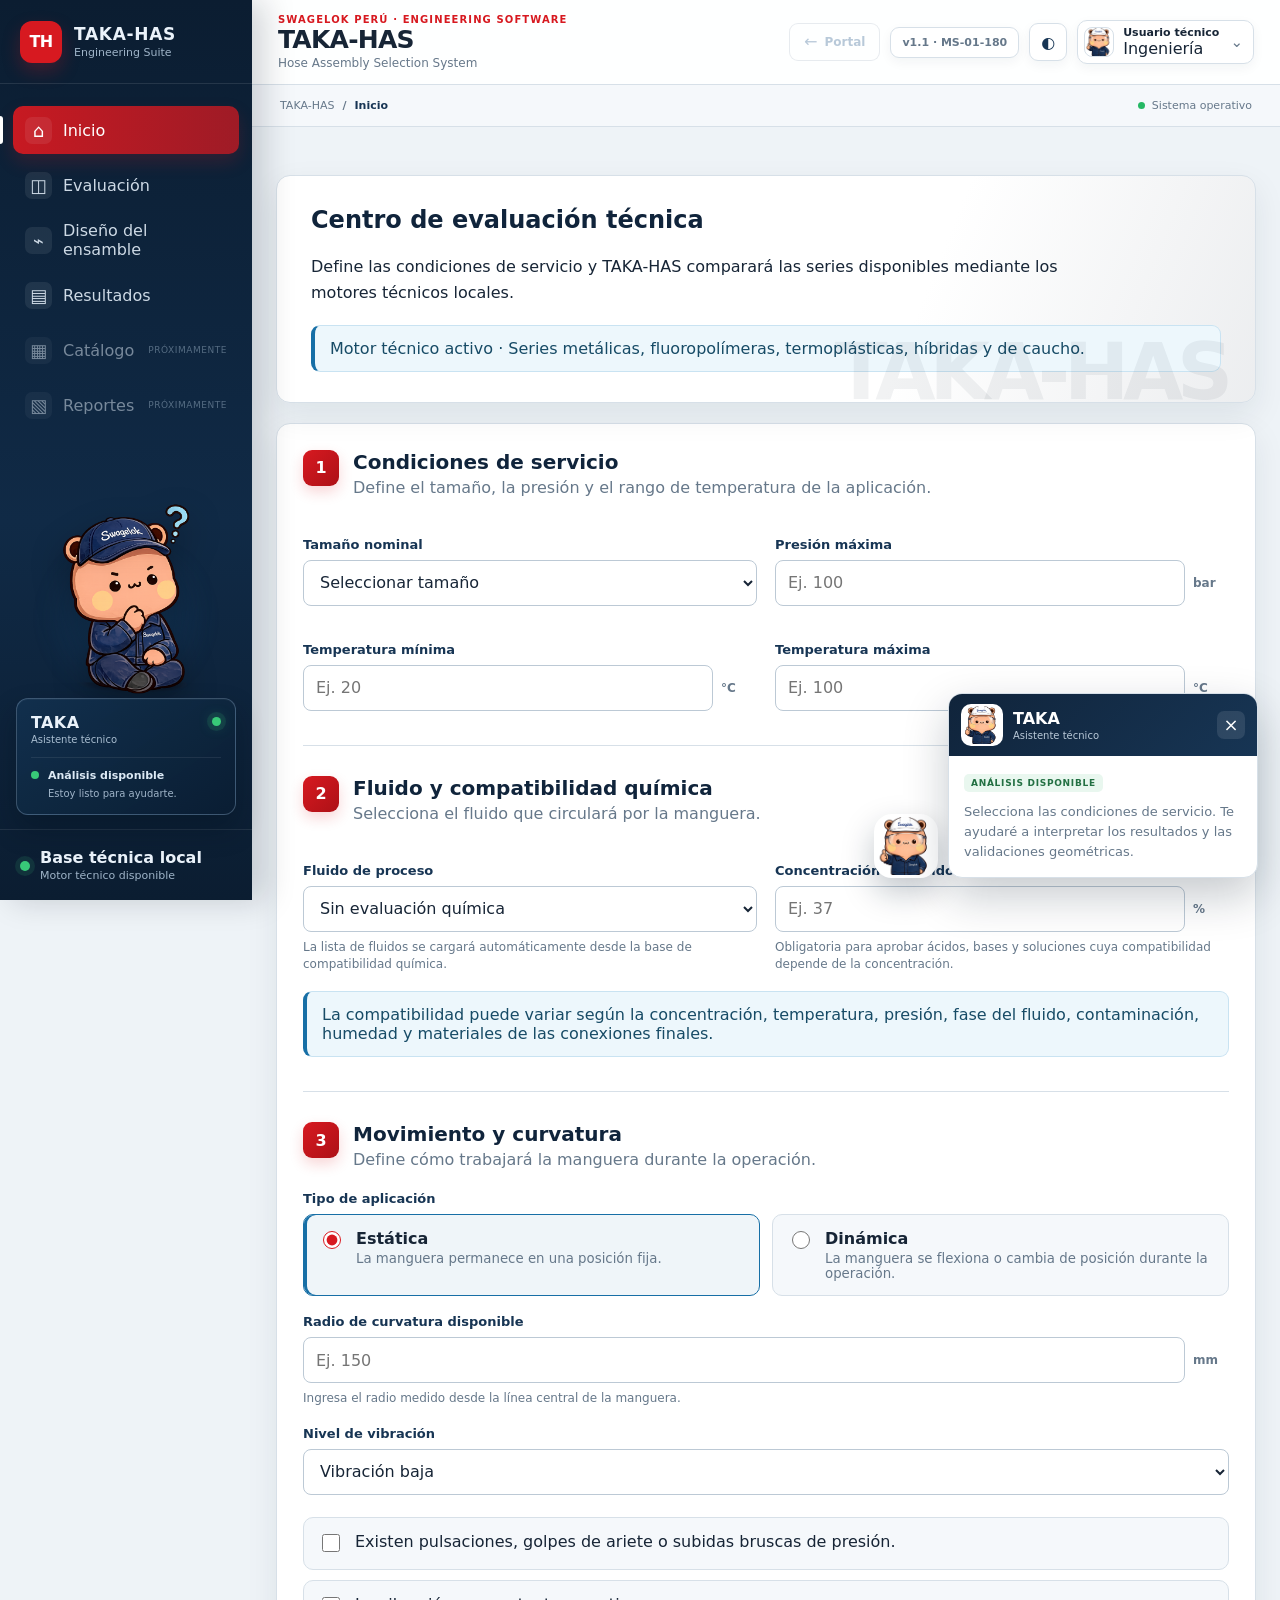
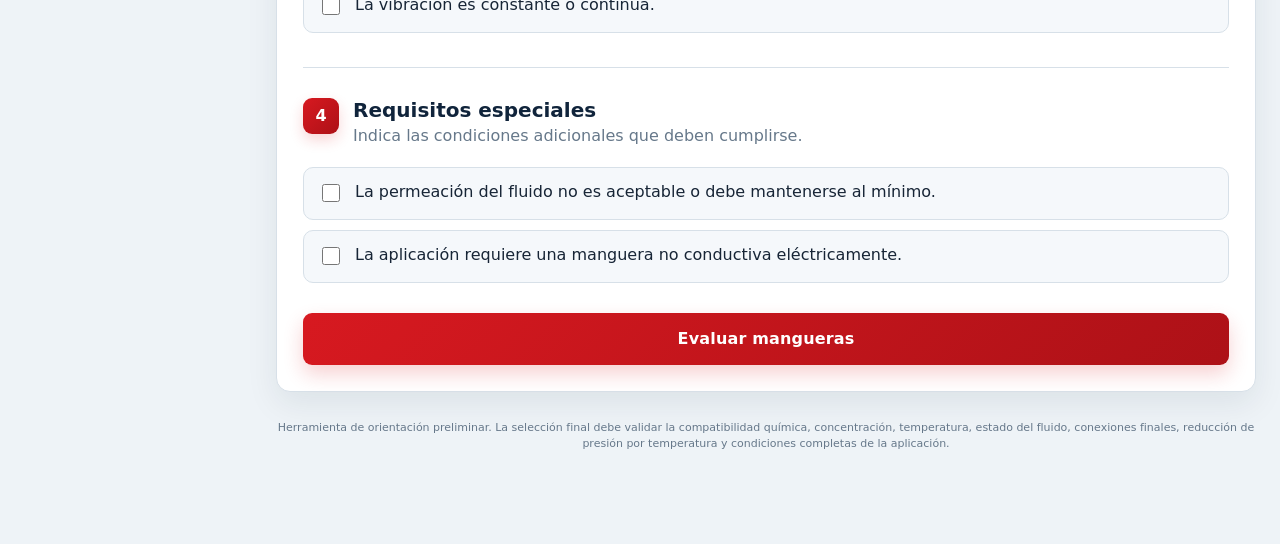
<file: index.html>
<!DOCTYPE html>
<html lang="es" data-theme="light">
<head>
  <meta charset="UTF-8" />
  <meta name="viewport" content="width=device-width, initial-scale=1.0" />
  <meta name="description" content="TAKA-HAS, sistema profesional para selección y diseño de ensambles de mangueras industriales Swagelok." />
  <title>TAKA-HAS | Hose Assembly Selection System</title>
  <meta name="theme-color" content="#0a1d2f" />
  <meta name="application-name" content="TAKA-HAS" />
  <meta name="apple-mobile-web-app-capable" content="yes" />
  <meta name="apple-mobile-web-app-status-bar-style" content="black-translucent" />
  <meta name="apple-mobile-web-app-title" content="TAKA-HAS" />
  <link rel="manifest" href="manifest.webmanifest" />
  <link rel="icon" href="assets/icons/icon-192.png" sizes="192x192" />
  <link rel="apple-touch-icon" href="assets/icons/icon-192.png" />
  <link rel="stylesheet" href="styles.css?v=2" />
</head>
<body>
  <div class="software-shell">
    <aside class="sidebar" aria-label="Navegación principal">
      <div class="sidebar-brand">
        <div class="brand-mark">TH</div>
        <div><strong>TAKA-HAS</strong><span>Engineering Suite</span></div>
      </div>
      <nav class="sidebar-nav">
        <button class="nav-item active" type="button" data-target="dashboard"><span class="nav-icon">⌂</span><span>Inicio</span></button>
        <button class="nav-item" type="button" data-target="hoseForm"><span class="nav-icon">◫</span><span>Evaluación</span></button>
        <button class="nav-item" type="button" data-target="geometryDesigner"><span class="nav-icon">⌁</span><span>Diseño del ensamble</span></button>
        <button class="nav-item" type="button" data-target="summaryCard"><span class="nav-icon">▤</span><span>Resultados</span></button>
        <button class="nav-item nav-item-disabled" type="button" aria-disabled="true"><span class="nav-icon">▦</span><span>Catálogo</span><small>Próximamente</small></button>
        <button class="nav-item nav-item-disabled" type="button" aria-disabled="true"><span class="nav-icon">▧</span><span>Reportes</span><small>Próximamente</small></button>
      </nav>

      <section class="sidebar-assistant" aria-label="TAKA, asistente técnico">
        <div class="sidebar-mascot-wrap">
          <span class="sidebar-mascot-glow" aria-hidden="true"></span>
          <img class="sidebar-mascot" src="assets/taka-thinking.png" alt="TAKA pensando y listo para ayudar" />
        </div>
        <div class="sidebar-assistant-card">
          <div class="sidebar-assistant-title">
            <div><strong>TAKA</strong><span>Asistente técnico</span></div>
            <span class="sidebar-assistant-dot" title="Asistente disponible"></span>
          </div>
          <p><strong>Análisis disponible</strong><span>Estoy listo para ayudarte.</span></p>
        </div>
      </section>

      <div class="sidebar-footer"><span id="sidebarConnectionDot" class="system-dot"></span><div><strong>Base técnica local</strong><span id="sidebarConnectionText">Motor técnico disponible</span></div></div>
    </aside>

    <div class="software-main">
      <header class="topbar">
        <div class="topbar-title">
          <button id="sidebarToggle" class="icon-button mobile-only" type="button" aria-label="Abrir navegación">☰</button>
          <div><p>SWAGELOK PERÚ · ENGINEERING SOFTWARE</p><h1>TAKA-HAS</h1><span>Hose Assembly Selection System</span></div>
        </div>
        <div class="topbar-actions">
          <a
  href="https://iori11taka.github.io/swagelok-tools-portal/"
  class="portal-home-link"
  title="Volver al Portal de Herramientas"
>
  <span class="portal-arrow">←</span>
  <span>Portal</span>
</a>
          <span class="version-chip">v1.1 · MS-01-180</span>
          <button id="installAppButton" class="install-app-button hidden" type="button" title="Instalar TAKA-HAS">Instalar app</button>
          <button id="themeToggle" class="icon-button" type="button" aria-label="Cambiar tema" title="Cambiar tema">◐</button>
          <div class="user-menu-wrap">
            <button id="userMenuButton" class="user-chip" type="button" aria-haspopup="menu" aria-expanded="false">
              <span class="user-avatar"><img src="assets/taka-assistant.png" alt="Avatar de TAKA" /></span>
              <span class="user-identity"><strong id="userDisplayName">Usuario técnico</strong><span id="userDisplayRole">Ingeniería</span></span>
              <span class="user-chevron" aria-hidden="true">⌄</span>
            </button>
            <div id="userMenu" class="user-menu hidden" role="menu" aria-label="Menú de usuario">
              <div class="user-menu-profile">
                <span class="user-menu-avatar"><img src="assets/taka-assistant.png" alt="" /></span>
                <div><strong id="userMenuName">Usuario técnico</strong><span id="userMenuRole">Ingeniería</span><small>Perfil local de TAKA-HAS</small></div>
              </div>
              <div class="user-menu-separator"></div>
              <button id="editProfileButton" class="user-menu-item" type="button" role="menuitem"><span>◉</span><div><strong>Editar perfil</strong><small>Nombre y área de trabajo</small></div></button>
              <button id="userThemeButton" class="user-menu-item" type="button" role="menuitem"><span>◐</span><div><strong>Tema de interfaz</strong><small id="userThemeLabel">Cambiar a modo oscuro</small></div></button>
              <button id="aboutButton" class="user-menu-item" type="button" role="menuitem"><span>ⓘ</span><div><strong>Acerca de TAKA-HAS</strong><small>Versión y alcance técnico</small></div></button>
            </div>
          </div>
        </div>
      </header>

      <div class="workspace">
        <div class="breadcrumb-bar">
          <div><span>TAKA-HAS</span><b>/</b><strong id="currentModuleLabel">Inicio</strong></div>
          <span id="connectionStatus" class="workspace-status" role="status" aria-live="polite"><i></i><span id="connectionStatusText">Sistema operativo</span></span>
        </div>
        <main class="app-container">
    <section id="dashboard" class="card intro-card workspace-hero">
      <h2>Centro de evaluación técnica</h2>

      <p>
        Define las condiciones de servicio y TAKA-HAS comparará las series disponibles mediante los motores técnicos locales.
      </p>

      <div class="notice">
        Motor técnico activo · Series metálicas, fluoropolímeras, termoplásticas, híbridas y de caucho.
      </div>
    </section>

    <form id="hoseForm" class="card workspace-panel">
      <!-- PASO 1 -->
      <section class="form-section">
        <div class="section-heading">
          <span class="step">1</span>

          <div>
            <h2>Condiciones de servicio</h2>

            <p>
              Define el tamaño, la presión y el rango de temperatura
              de la aplicación.
            </p>
          </div>
        </div>

        <div class="form-grid">
          <div class="field">
            <label for="nominalSize">
              Tamaño nominal
            </label>

            <select
              id="nominalSize"
              name="nominalSize"
              required
            >
              <option value="">
                Seleccionar tamaño
              </option>

              <option value="1/8">
                1/8 pulg.
              </option>

              <option value="1/4">
                1/4 pulg.
              </option>

              <option value="3/8">
                3/8 pulg.
              </option>

              <option value="1/2">
                1/2 pulg.
              </option>

              <option value="3/4">
                3/4 pulg.
              </option>

              <option value="1">
                1 pulg.
              </option>

              <option value="1 1/4">
                1 1/4 pulg.
              </option>

              <option value="1 1/2">
                1 1/2 pulg.
              </option>

              <option value="2">
                2 pulg.
              </option>
            </select>
          </div>

          <div class="field">
            <label for="pressure">
              Presión máxima
            </label>

            <div class="input-unit">
              <input
                id="pressure"
                name="pressure"
                type="number"
                min="0"
                step="0.1"
                placeholder="Ej. 100"
                required
              />

              <span>bar</span>
            </div>
          </div>

          <div class="field">
            <label for="minimumTemperature">
              Temperatura mínima
            </label>

            <div class="input-unit">
              <input
                id="minimumTemperature"
                name="minimumTemperature"
                type="number"
                step="0.1"
                placeholder="Ej. 20"
                required
              />

              <span>°C</span>
            </div>
          </div>

          <div class="field">
            <label for="maximumTemperature">
              Temperatura máxima
            </label>

            <div class="input-unit">
              <input
                id="maximumTemperature"
                name="maximumTemperature"
                type="number"
                step="0.1"
                placeholder="Ej. 100"
                required
              />

              <span>°C</span>
            </div>
          </div>
        </div>
      </section>

      <!-- PASO 2 -->
      <section class="form-section">
        <div class="section-heading">
          <span class="step">2</span>

          <div>
            <h2>Fluido y compatibilidad química</h2>

            <p>
              Selecciona el fluido que circulará por la manguera.
            </p>
          </div>
        </div>

        <div class="form-grid">
          <div class="field">
            <label for="fluid">
              Fluido de proceso
            </label>

            <select
              id="fluid"
              name="fluid"
            >
              <option value="">
                Sin evaluación química
              </option>
            </select>

            <p class="field-help">
              La lista de fluidos se cargará automáticamente desde
              la base de compatibilidad química.
            </p>
          </div>

          <div class="field">
            <label for="concentration">
              Concentración del fluido (opcional)
            </label>

            <div class="input-unit">
              <input
                id="concentration"
                name="concentration"
                type="number"
                min="0"
                max="100"
                step="0.1"
                placeholder="Ej. 37"
              />

              <span>%</span>
            </div>

            <p class="field-help">
              Obligatoria para aprobar ácidos, bases y soluciones
              cuya compatibilidad depende de la concentración.
            </p>
          </div>
        </div>

        <div class="notice">
          La compatibilidad puede variar según la concentración,
          temperatura, presión, fase del fluido, contaminación,
          humedad y materiales de las conexiones finales.
        </div>
      </section>

      <!-- PASO 3 -->
      <section class="form-section">
        <div class="section-heading">
          <span class="step">3</span>

          <div>
            <h2>Movimiento y curvatura</h2>

            <p>
              Define cómo trabajará la manguera durante la operación.
            </p>
          </div>
        </div>

        <div class="field">
          <label>
            Tipo de aplicación
          </label>

          <div class="radio-grid">
            <label class="selection-option">
              <input
                type="radio"
                name="applicationType"
                value="static"
                checked
              />

              <span>
                <strong>Estática</strong>

                <small>
                  La manguera permanece en una posición fija.
                </small>
              </span>
            </label>

            <label class="selection-option">
              <input
                type="radio"
                name="applicationType"
                value="dynamic"
              />

              <span>
                <strong>Dinámica</strong>

                <small>
                  La manguera se flexiona o cambia de posición
                  durante la operación.
                </small>
              </span>
            </label>
          </div>
        </div>

        <div class="field">
          <label for="availableRadius">
            Radio de curvatura disponible
          </label>

          <div class="input-unit">
            <input
              id="availableRadius"
              name="availableRadius"
              type="number"
              min="0.1"
              step="0.1"
              placeholder="Ej. 150"
              required
            />

            <span>mm</span>
          </div>

          <p class="field-help">
            Ingresa el radio medido desde la línea central de la
            manguera.
          </p>
        </div>

        <div class="field">
          <label for="vibrationLevel">
            Nivel de vibración
          </label>

          <select
            id="vibrationLevel"
            name="vibrationLevel"
          >
            <option value="none">
              Sin vibración apreciable
            </option>

            <option value="low" selected>
              Vibración baja
            </option>

            <option value="moderate">
              Vibración moderada
            </option>

            <option value="high">
              Vibración alta
            </option>

            <option value="unknown">
              Nivel desconocido
            </option>
          </select>
        </div>

        <div class="checkbox-grid">
          <label class="checkbox-option">
            <input
              id="hasPulsation"
              name="hasPulsation"
              type="checkbox"
            />

            <span>
              Existen pulsaciones, golpes de ariete o subidas
              bruscas de presión.
            </span>
          </label>

          <label class="checkbox-option">
            <input
              id="continuousVibration"
              name="continuousVibration"
              type="checkbox"
            />

            <span>
              La vibración es constante o continua.
            </span>
          </label>
        </div>
      </section>

      <!-- PASO 4 -->
      <section class="form-section">
        <div class="section-heading">
          <span class="step">4</span>

          <div>
            <h2>Requisitos especiales</h2>

            <p>
              Indica las condiciones adicionales que deben cumplirse.
            </p>
          </div>
        </div>

        <div class="checkbox-grid">
          <label class="checkbox-option">
            <input
              id="lowPermeation"
              name="lowPermeation"
              type="checkbox"
            />

            <span>
              La permeación del fluido no es aceptable o debe
              mantenerse al mínimo.
            </span>
          </label>

          <label class="checkbox-option">
            <input
              id="requiresNonConductive"
              name="requiresNonConductive"
              type="checkbox"
            />

            <span>
              La aplicación requiere una manguera no conductiva
              eléctricamente.
            </span>
          </label>
        </div>
      </section>

      <button
        class="primary-button"
        type="submit"
      >
        Evaluar mangueras
      </button>
    </form>

    <section
      id="summaryCard"
      class="card hidden workspace-panel"
    >
      <div class="summary-header">
        <div>
          <p class="eyebrow">
            Resultado de la evaluación
          </p>

          <h2 id="summaryTitle">
            Resultados
          </h2>
        </div>

        <span
          id="candidateCount"
          class="candidate-count"
        ></span>
      </div>

      <div id="globalWarnings"></div>

      <div
        id="resultsContainer"
        class="results-container"
      ></div>
    </section>


    <section id="geometryDesigner" class="card hidden geometry-designer workspace-panel">
      <div class="summary-header">
        <div>
          <p class="eyebrow">Diseño del ensamblaje</p>
          <h2>Forma de instalación y longitud</h2>
          <p id="geometrySelectedHose" class="result-description"></p>
        </div>
        <button id="closeGeometryDesigner" class="secondary-button" type="button">Cerrar</button>
      </div>

      <div class="geometry-layout">
        <div class="geometry-controls">
          <div class="field">
            <label for="geometryRouteType">Tipo de recorrido</label>
            <select id="geometryRouteType">
              <option value="straight">Recta</option>
              <option value="elbow90" selected>Curva de 90°</option>
              <option value="u180">Curva en U de 180°</option>
            </select>
          </div>

          <div class="form-grid">
            <div class="field">
              <label for="geometryEndA">Dimensión A del terminal 1</label>
              <div class="input-unit"><input id="geometryEndA" type="number" min="0" step="0.1" value="0"><span>mm</span></div>
              <p class="field-help">Longitud rígida desde la cara de conexión 1 hasta el inicio de la parte flexible.</p>
            </div>
            <div class="field">
              <label for="geometryEndB">Dimensión A del terminal 2</label>
              <div class="input-unit"><input id="geometryEndB" type="number" min="0" step="0.1" value="0"><span>mm</span></div>
              <p class="field-help">Longitud rígida desde la cara de conexión 2 hasta el inicio de la parte flexible.</p>
            </div>
          </div>

          <div id="geometryRouteFields"></div>

          <div class="form-grid">
            <div id="geometryRadiusField" class="field">
              <label for="geometryRadius">Radio de instalación sobre la línea central</label>
              <div class="input-unit"><input id="geometryRadius" type="number" min="0.1" step="0.1"><span>mm</span></div>
              <p class="field-help">Para una curva de 90°, es el radio medido hasta la línea central de la manguera.</p>
            </div>
            <div class="field">
              <label for="geometryIncrement">Incremento comercial</label>
              <div class="input-unit"><input id="geometryIncrement" type="number" min="1" step="1" value="10"><span>mm</span></div>
            </div>
          </div>

          <button id="calculateGeometry" class="primary-button geometry-calculate" type="button">Calcular longitud</button>
        </div>

        <div class="geometry-visual">
          <svg id="geometrySvg" viewBox="0 0 620 360" role="img" aria-label="Esquema del recorrido de la manguera"></svg>
          <div id="geometryResult" class="geometry-result" aria-live="polite"></div>
        </div>
      </div>
    </section>


    <footer>
      <p>
        Herramienta de orientación preliminar. La selección final debe
        validar la compatibilidad química, concentración, temperatura,
        estado del fluido, conexiones finales, reducción de presión por
        temperatura y condiciones completas de la aplicación.
      </p>
    </footer>
        </main>
      </div>
    </div>


    <dialog id="profileDialog" class="software-dialog" aria-labelledby="profileDialogTitle">
      <form id="profileForm" method="dialog">
        <div class="dialog-header">
          <div class="dialog-title-group">
            <span class="dialog-avatar"><img src="assets/taka-assistant.png" alt="TAKA" /></span>
            <div><p>PERFIL LOCAL</p><h2 id="profileDialogTitle">Usuario de TAKA-HAS</h2></div>
          </div>
          <button class="dialog-close" type="button" data-close-dialog="profileDialog" aria-label="Cerrar">×</button>
        </div>
        <div class="dialog-body">
          <label class="dialog-field" for="profileName"><span>Nombre mostrado</span><input id="profileName" maxlength="40" autocomplete="name" required /></label>
          <label class="dialog-field" for="profileRole"><span>Área o especialidad</span><input id="profileRole" maxlength="40" placeholder="Ej. Ingeniería de aplicaciones" required /></label>
          <p class="dialog-help">Estos datos se guardan únicamente en este navegador y no requieren una cuenta.</p>
        </div>
        <div class="dialog-actions"><button class="secondary-button" type="button" data-close-dialog="profileDialog">Cancelar</button><button class="primary-button dialog-primary" type="submit">Guardar perfil</button></div>
      </form>
    </dialog>

    <dialog id="aboutDialog" class="software-dialog" aria-labelledby="aboutDialogTitle">
      <div class="dialog-header">
        <div class="dialog-title-group"><span class="dialog-product-mark">TH</span><div><p>ENGINEERING SOFTWARE</p><h2 id="aboutDialogTitle">TAKA-HAS</h2></div></div>
        <button class="dialog-close" type="button" data-close-dialog="aboutDialog" aria-label="Cerrar">×</button>
      </div>
      <div class="dialog-body about-content">
        <strong>Hose Assembly Selection System</strong>
        <p>Herramienta local para evaluación preliminar y diseño geométrico de ensambles de mangueras industriales Swagelok.</p>
        <dl><div><dt>Versión</dt><dd>1.0</dd></div><div><dt>Base técnica</dt><dd>MS-01-180</dd></div><div><dt>Procesamiento</dt><dd>Local, sin conexión</dd></div></dl>
        <p class="dialog-help">La selección final debe ser validada por personal competente considerando todas las condiciones reales de servicio.</p>
      </div>
      <div class="dialog-actions"><button class="primary-button dialog-primary" type="button" data-close-dialog="aboutDialog">Entendido</button></div>
    </dialog>

    <aside id="technicalAssistant" class="assistant-panel" aria-live="polite">
      <button id="assistantToggle" class="assistant-handle" type="button" aria-label="Abrir asistente técnico"><img src="assets/taka-assistant.png" alt="" /></button>
      <div class="assistant-card">
        <div class="assistant-header">
          <img src="assets/taka-assistant.png" alt="TAKA, asistente técnico" />
          <div><strong>TAKA</strong><span>Asistente técnico</span></div>
          <button id="assistantClose" type="button" aria-label="Cerrar asistente">×</button>
        </div>
        <div class="assistant-body">
          <span class="assistant-status">ANÁLISIS DISPONIBLE</span>
          <p id="assistantMessage">Selecciona las condiciones de servicio. Te ayudaré a interpretar los resultados y las validaciones geométricas.</p>
        </div>
      </div>
    </aside>
  </div>
  <div id="updateToast" class="update-toast hidden" role="status"><span>Hay una nueva versión de TAKA-HAS disponible.</span><button id="reloadAppButton" type="button">Actualizar</button></div>
  <script type="module" src="app.js"></script>
</body>
</html>
</file>
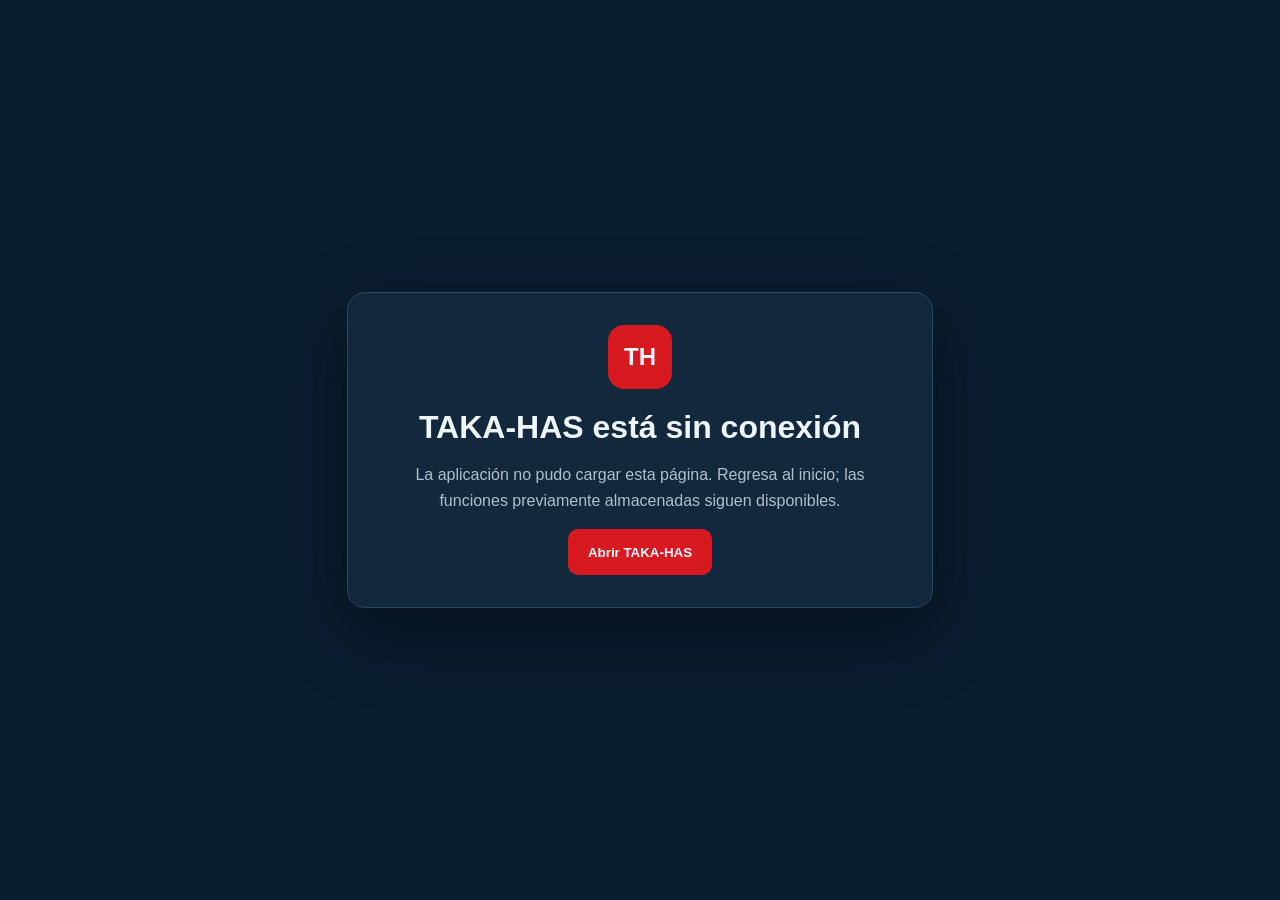
<file: offline.html>
<!doctype html><html lang="es"><head><meta charset="utf-8"><meta name="viewport" content="width=device-width,initial-scale=1"><meta name="theme-color" content="#0a1d2f"><title>TAKA-HAS sin conexión</title><style>body{margin:0;min-height:100vh;display:grid;place-items:center;background:#0a1d2f;color:#eef5fb;font-family:Arial,sans-serif}.card{width:min(88vw,520px);padding:32px;border:1px solid #2c4962;border-radius:18px;background:#12283c;text-align:center;box-shadow:0 24px 70px #0006}.mark{width:64px;height:64px;display:grid;place-items:center;margin:auto;border-radius:16px;background:#d71920;font-weight:900;font-size:24px}h1{margin:20px 0 8px}p{color:#aec0cf;line-height:1.6}button{min-height:46px;padding:0 20px;border:0;border-radius:10px;background:#d71920;color:#fff;font-weight:800;cursor:pointer}</style></head><body><main class="card"><div class="mark">TH</div><h1>TAKA-HAS está sin conexión</h1><p>La aplicación no pudo cargar esta página. Regresa al inicio; las funciones previamente almacenadas siguen disponibles.</p><button onclick="location.href='./index.html'">Abrir TAKA-HAS</button></main></body></html>
</file>
<file: styles.css>
:root {
  font-family: Inter, ui-sans-serif, system-ui, -apple-system, BlinkMacSystemFont, "Segoe UI", sans-serif;
  color: #172536;
  background: #e9eef4;
  --swagelok-red: #d71920;
  --swagelok-red-dark: #ad1117;
  --navy: #10243b;
  --navy-2: #173554;
  --blue: #176fa6;
  --green: #15803d;
  --yellow: #a86f00;
  --red: #c53030;
  --border: #d7e0e8;
  --muted: #66788a;
  --surface: #ffffff;
  --surface-2: #f5f8fb;
  --canvas: #eef3f7;
  --shadow: 0 12px 32px rgba(14, 33, 54, .08);
  --sidebar-width: 252px;
  color-scheme: light;
}

html[data-theme="dark"] {
  color: #e6edf5;
  background: #0d1723;
  --navy: #081321;
  --navy-2: #14283e;
  --border: #2a3c4f;
  --muted: #9cb0c2;
  --surface: #142131;
  --surface-2: #19293b;
  --canvas: #0d1723;
  --shadow: 0 12px 32px rgba(0,0,0,.25);
  color-scheme: dark;
}

* { box-sizing: border-box; }
html { scroll-behavior: smooth; }
body { min-height: 100vh; margin: 0; background: var(--canvas); }
button, input, select, textarea { font: inherit; }
button { -webkit-tap-highlight-color: transparent; }

.software-shell { min-height: 100vh; display: grid; grid-template-columns: var(--sidebar-width) minmax(0,1fr); }
.sidebar { position: fixed; inset: 0 auto 0 0; z-index: 40; width: var(--sidebar-width); display: flex; flex-direction: column; color: #eaf2fa; background: linear-gradient(180deg,#0b1d31 0%,#102a46 58%,#0b1d31 100%); box-shadow: 12px 0 30px rgba(4,17,31,.18); }
.sidebar-brand { min-height: 84px; display: flex; align-items: center; gap: 12px; padding: 18px 20px; border-bottom: 1px solid rgba(255,255,255,.1); }
.brand-mark { width: 42px; height: 42px; display: grid; place-items: center; border-radius: 12px; background: var(--swagelok-red); color: #fff; font-weight: 900; letter-spacing: -.04em; box-shadow: 0 8px 18px rgba(215,25,32,.25); }
.sidebar-brand strong,.sidebar-brand span,.sidebar-footer strong,.sidebar-footer span { display: block; }
.sidebar-brand strong { font-size: 17px; letter-spacing: .04em; }
.sidebar-brand span,.sidebar-footer span { margin-top: 2px; color: #9fb4c8; font-size: 11px; }
.sidebar-nav { display: grid; gap: 7px; padding: 22px 13px; }
.nav-item { position: relative; width: 100%; min-height: 48px; display: grid; grid-template-columns: 30px 1fr auto; align-items: center; gap: 8px; padding: 0 12px; border: 0; border-radius: 10px; color: #cdd9e5; background: transparent; text-align: left; cursor: pointer; transition: .2s ease; }
.nav-item:hover { color: #fff; background: rgba(255,255,255,.08); transform: translateX(2px); }
.nav-item.active { color: #fff; background: linear-gradient(90deg,rgba(215,25,32,.92),rgba(215,25,32,.72)); box-shadow: 0 8px 18px rgba(215,25,32,.18); }
.nav-item.active::before { content:""; position:absolute; left:-13px; width:3px; height:28px; border-radius:0 5px 5px 0; background:#fff; }
.nav-icon { display:grid; place-items:center; width:27px; height:27px; border-radius:7px; background:rgba(255,255,255,.08); font-size:18px; }
.nav-item small { color:#8fa5b9; font-size:9px; text-transform:uppercase; letter-spacing:.06em; }
.nav-item-disabled { opacity:.55; cursor:default; }
.nav-item-disabled:hover { transform:none; background:transparent; }
.sidebar-footer { margin-top:auto; display:flex; align-items:center; gap:10px; padding:18px 20px; border-top:1px solid rgba(255,255,255,.09); }
.system-dot { width:10px; height:10px; border-radius:50%; background:#38c978; box-shadow:0 0 0 5px rgba(56,201,120,.12); }

.software-main { grid-column:2; min-width:0; }
.topbar { position:sticky; top:0; z-index:30; min-height:84px; display:flex; align-items:center; justify-content:space-between; gap:20px; padding:14px 26px; border-bottom:1px solid var(--border); background:color-mix(in srgb,var(--surface) 94%,transparent); backdrop-filter:blur(16px); }
.topbar-title { display:flex; align-items:center; gap:12px; }
.topbar-title p { margin:0 0 2px; color:var(--swagelok-red); font-size:10px; font-weight:900; letter-spacing:.11em; }
.topbar-title h1 { margin:0; font-size:25px; line-height:1; letter-spacing:-.03em; }
.topbar-title span { display:block; margin-top:4px; color:var(--muted); font-size:12px; }
.topbar-actions { display:flex; align-items:center; gap:10px; }
.version-chip,.user-chip,.icon-button { border:1px solid var(--border); background:var(--surface); box-shadow:0 4px 12px rgba(16,36,59,.05); }
.version-chip { padding:8px 11px; border-radius:9px; color:var(--muted); font-size:11px; font-weight:700; }
.icon-button { width:38px; height:38px; display:grid; place-items:center; border-radius:9px; color:var(--navy-2); cursor:pointer; }
html[data-theme="dark"] .icon-button { color:#dce7f0; }
.user-chip { display:flex; align-items:center; gap:9px; padding:5px 10px 5px 6px; border-radius:10px; }
.user-avatar { width:30px; height:30px; display:grid; place-items:center; border-radius:8px; background:var(--navy); color:#fff; font-size:11px; font-weight:900; }
.user-chip strong,.user-chip span { display:block; }
.user-chip strong { font-size:11px; }
.user-chip div span { margin-top:2px; color:var(--muted); font-size:9px; }
.mobile-only { display:none; }

.workspace { min-height:calc(100vh - 84px); }
.breadcrumb-bar { min-height:42px; display:flex; align-items:center; justify-content:space-between; gap:16px; padding:0 28px; border-bottom:1px solid var(--border); background:var(--surface-2); color:var(--muted); font-size:11px; }
.breadcrumb-bar div { display:flex; gap:8px; align-items:center; }
.breadcrumb-bar strong { color:var(--navy-2); }
html[data-theme="dark"] .breadcrumb-bar strong { color:#dce7f0; }
.workspace-status { display:flex; align-items:center; gap:7px; }
.workspace-status i { width:7px; height:7px; border-radius:50%; background:#25b864; }

.app-container { width:min(100% - 48px,1280px); margin:0 auto; padding:28px 0 80px; }
.card { margin-top:20px; padding:26px; border:1px solid var(--border); border-radius:14px; background:var(--surface); box-shadow:var(--shadow); }
.workspace-panel { scroll-margin-top:145px; }
.workspace-hero { position:relative; overflow:hidden; padding:30px 34px; background:linear-gradient(112deg,var(--surface) 0%,var(--surface) 65%,color-mix(in srgb,var(--navy) 8%,var(--surface)) 100%); }
.workspace-hero::after { content:"TAKA-HAS"; position:absolute; right:28px; bottom:-15px; color:color-mix(in srgb,var(--navy) 6%,transparent); font-size:78px; font-weight:900; letter-spacing:-.08em; pointer-events:none; }
.card h2 { margin-top:0; color:var(--navy); }
html[data-theme="dark"] .card h2 { color:#f0f5fa; }
.intro-card p { max-width:770px; line-height:1.65; }
.notice { margin-top:18px; padding:13px 15px; border:1px solid #c9e3f2; border-left:4px solid var(--blue); border-radius:9px; background:#edf7fc; color:#174b66; }
html[data-theme="dark"] .notice { border-color:#31506a; background:#162d40; color:#bcd7e8; }

.form-section + .form-section { margin-top:34px; padding-top:30px; border-top:1px solid var(--border); }
.section-heading { display:flex; align-items:flex-start; gap:14px; margin-bottom:22px; }
.section-heading h2 { margin:0 0 4px; font-size:20px; }
.section-heading p { margin:0; color:var(--muted); }
.step { display:grid; flex:0 0 36px; width:36px; height:36px; place-items:center; border-radius:9px; background:linear-gradient(135deg,var(--swagelok-red),var(--swagelok-red-dark)); color:#fff; font-weight:900; box-shadow:0 6px 14px rgba(215,25,32,.18); }
.form-grid { display:grid; grid-template-columns:repeat(2,minmax(0,1fr)); gap:18px; }
.field { margin-top:18px; }
.field > label { display:block; margin-bottom:8px; color:var(--navy-2); font-size:13px; font-weight:800; }
html[data-theme="dark"] .field > label { color:#dce7f0; }
input,select,textarea { width:100%; min-height:46px; padding:0 12px; border:1px solid #bcc9d5; border-radius:8px; background:var(--surface); color:inherit; transition:.18s ease; }
input:hover,select:hover { border-color:#8fa4b7; }
input:focus,select:focus,textarea:focus { border-color:var(--blue); outline:3px solid rgba(23,111,166,.14); box-shadow:0 0 0 1px var(--blue); }
.input-unit { display:flex; align-items:center; gap:8px; }
.input-unit span { min-width:36px; color:var(--muted); font-size:12px; font-weight:700; }
.field-help { margin:7px 0 0; color:var(--muted); font-size:12px; line-height:1.45; }
.radio-grid { display:grid; grid-template-columns:repeat(2,minmax(0,1fr)); gap:12px; }
.selection-option,.checkbox-option { display:flex; align-items:flex-start; gap:12px; padding:14px; border:1px solid var(--border); border-radius:10px; background:var(--surface-2); cursor:pointer; transition:.18s ease; }
.selection-option:hover,.checkbox-option:hover { border-color:#90a6b9; transform:translateY(-1px); box-shadow:0 5px 14px rgba(12,35,58,.06); }
.selection-option:has(input:checked),.checkbox-option:has(input:checked) { border-color:var(--blue); background:color-mix(in srgb,var(--blue) 7%,var(--surface)); box-shadow:inset 3px 0 0 var(--blue); }
.selection-option input,.checkbox-option input { flex:0 0 18px; width:18px; min-height:18px; height:18px; margin-top:2px; accent-color:var(--swagelok-red); }
.selection-option span { display:grid; gap:3px; }
.selection-option small { color:var(--muted); }
.checkbox-grid { display:grid; gap:10px; margin-top:22px; }
.primary-button { width:100%; min-height:52px; margin-top:30px; border:0; border-radius:9px; background:linear-gradient(135deg,var(--swagelok-red),var(--swagelok-red-dark)); color:#fff; font-weight:900; letter-spacing:.01em; cursor:pointer; box-shadow:0 9px 20px rgba(215,25,32,.2); transition:.2s ease; }
.primary-button:hover { transform:translateY(-1px); box-shadow:0 12px 24px rgba(215,25,32,.27); }
.primary-button:disabled { opacity:.55; cursor:wait; transform:none; }
.secondary-button { min-height:42px; padding:0 15px; border:1px solid var(--swagelok-red); border-radius:8px; background:var(--surface); color:var(--swagelok-red); font-weight:850; cursor:pointer; }
.secondary-button:hover { background:color-mix(in srgb,var(--swagelok-red) 6%,var(--surface)); }

.summary-header,.result-header { display:flex; align-items:flex-start; justify-content:space-between; gap:18px; }
.eyebrow,.series-label { margin:0 0 6px; color:var(--swagelok-red); font-size:11px; font-weight:900; letter-spacing:.1em; text-transform:uppercase; }
.candidate-count { padding:8px 12px; border:1px solid var(--border); border-radius:8px; background:var(--surface-2); font-size:12px; font-weight:800; }
.alert { margin-top:18px; padding:14px; border-radius:9px; line-height:1.5; }
.alert-warning { border:1px solid #f0d990; background:#fff7dc; color:#71510a; }
.alert-danger { background:#fdeaea; color:#8a2020; }
.results-container { display:grid; grid-template-columns:repeat(2,minmax(0,1fr)); gap:16px; margin-top:22px; align-items:start; }
.hose-result { position:relative; overflow:hidden; padding:21px; border:1px solid var(--border); border-top-width:4px; border-radius:12px; background:var(--surface); box-shadow:0 8px 20px rgba(15,35,56,.06); }
.hose-result::after { content:""; position:absolute; inset:0 0 auto; height:3px; opacity:.16; }
.hose-result--accepted { border-top-color:var(--green); }
.hose-result--review { border-top-color:var(--yellow); }
.hose-result--rejected { border-top-color:var(--red); opacity:.84; }
.result-header h3 { margin:0; font-size:22px; color:var(--navy); }
html[data-theme="dark"] .result-header h3 { color:#edf4fa; }
.result-header > div:last-child { text-align:right; }
.result-header > div:last-child p { margin:8px 0 0; font-size:18px; }
.status-badge { display:inline-flex; align-items:center; padding:6px 9px; border-radius:7px; font-size:11px; font-weight:900; }
.status-badge--accepted { background:#def7e7; color:#126333; }
.status-badge--review { background:#fff2c7; color:#785500; }
.status-badge--rejected { background:#fde2e2; color:#942424; }
.result-description { color:var(--muted); line-height:1.55; }
.technical-grid { display:grid; grid-template-columns:repeat(3,1fr); gap:8px; margin:18px 0; }
.technical-grid div { padding:11px; border:1px solid var(--border); border-radius:8px; background:var(--surface-2); }
.technical-grid span { display:block; margin-bottom:4px; color:var(--muted); font-size:10px; text-transform:uppercase; letter-spacing:.05em; }
.construction { padding:12px 14px; border:1px solid var(--border); border-radius:8px; background:var(--surface-2); }
.construction p { margin:5px 0; font-size:13px; }
.checks-list { display:grid; gap:8px; margin-top:16px; }
.check-row { display:flex; align-items:flex-start; gap:10px; padding:11px; border:1px solid transparent; border-radius:8px; }
.check-row p { margin:4px 0 0; color:var(--muted); font-size:12px; line-height:1.45; }
.check-icon { display:grid; flex:0 0 24px; width:24px; height:24px; place-items:center; border-radius:7px; color:#fff; font-weight:900; }
.check-row--pass { background:#f0faf4; border-color:#d4eedc; }
.check-row--pass .check-icon { background:var(--green); }
.check-row--review { background:#fff9e7; border-color:#f5e7ad; }
.check-row--review .check-icon { background:var(--yellow); }
.check-row--fail { background:#fff1f1; border-color:#f1d0d0; }
.check-row--fail .check-icon { background:var(--red); }
html[data-theme="dark"] .check-row--pass { background:#153425; border-color:#28523b; }
html[data-theme="dark"] .check-row--review { background:#382e16; border-color:#5a4820; }
html[data-theme="dark"] .check-row--fail { background:#3b2023; border-color:#603036; }
.reason-box,.warning-box { margin-top:14px; padding:13px 15px; border-radius:8px; font-size:13px; }
.reason-box { background:#edf8f1; color:#245f3b; }
.warning-box { background:#fff4d6; color:#6f5312; }
.reason-box h4,.warning-box h4 { margin:0 0 8px; }
.reason-box li,.warning-box li { margin-bottom:6px; line-height:1.45; }
.geometry-open-button { width:100%; margin-top:16px; }

.geometry-layout { display:grid; grid-template-columns:minmax(340px,.82fr) minmax(0,1.35fr); gap:22px; margin-top:22px; }
.geometry-controls { min-width:0; padding:18px; border:1px solid var(--border); border-radius:12px; background:var(--surface-2); }
.geometry-visual { min-width:0; padding:16px; border:1px solid var(--border); border-radius:12px; background:#0e1c2a; }
.geometry-visual::before { content:"TAKA-HAS CAD VIEWPORT"; display:block; margin-bottom:10px; color:#8ca4b8; font-size:9px; font-weight:900; letter-spacing:.12em; }
.geometry-calculate { margin-top:22px; }
.geometry-visual svg { display:block; width:100%; min-height:360px; border:1px solid #31465a; border-radius:9px; background-color:#f8fbfd; background-image:linear-gradient(#dfe7ee 1px,transparent 1px),linear-gradient(90deg,#dfe7ee 1px,transparent 1px),linear-gradient(#edf2f6 1px,transparent 1px),linear-gradient(90deg,#edf2f6 1px,transparent 1px); background-size:50px 50px,50px 50px,10px 10px,10px 10px; box-shadow:inset 0 0 0 1px rgba(255,255,255,.35); }
.geometry-result { margin-top:14px; color:#d7e4ef; }
.geometry-status { padding:12px 14px; border-radius:8px; font-weight:900; }
.geometry-status--pass { background:#def7e7; color:#126333; }
.geometry-status--fail { background:#fde2e2; color:#942424; }
.geometry-metrics { display:grid; grid-template-columns:repeat(2,minmax(0,1fr)); gap:8px; margin-top:10px; }
.geometry-metrics div { padding:11px; border:1px solid #344a5f; border-radius:8px; background:#17283a; }
.geometry-metrics span { display:block; margin-bottom:4px; color:#94a9bb; font-size:10px; text-transform:uppercase; }
.geometry-explanation { margin-top:16px; padding:12px 14px; border:1px solid #c9e3f2; border-left:4px solid var(--blue); border-radius:8px; background:#edf7fc; color:#174b66; }
html[data-theme="dark"] .geometry-explanation { border-color:#31506a; background:#162d40; color:#bcd7e8; }
.geometry-explanation p { margin:5px 0 0; line-height:1.45; }
.geometry-calculated-value { margin-top:12px; padding:11px 13px; border:1px dashed #9fb2c2; border-radius:8px; background:var(--surface); font-weight:900; }
.geometry-visual svg text { font-family:Inter,ui-sans-serif,system-ui,sans-serif; font-size:13px; }
.geometry-validation-list { display:grid; gap:8px; margin:12px 0 16px; }
.geometry-validation { display:flex; align-items:center; justify-content:space-between; gap:16px; padding:10px 12px; border-radius:8px; font-size:12px; }
.geometry-validation--pass { background:#163627; color:#a7e3bc; }
.geometry-validation--fail { background:#412126; color:#ffb5bc; }
.geometry-validation span { text-align:right; }

.assistant-panel { position:fixed; right:22px; bottom:22px; z-index:60; display:flex; align-items:flex-end; gap:10px; }
.assistant-handle { width:64px; height:64px; padding:0; overflow:hidden; border:3px solid #fff; border-radius:18px; background:#fff; box-shadow:0 14px 32px rgba(10,31,52,.25); cursor:pointer; }
.assistant-handle img { width:100%; height:100%; object-fit:cover; object-position:50% 15%; }
.assistant-card { width:310px; overflow:hidden; border:1px solid var(--border); border-radius:14px; background:var(--surface); box-shadow:0 18px 45px rgba(8,25,43,.23); transform-origin:bottom right; transition:.2s ease; }
.assistant-panel.collapsed .assistant-card { opacity:0; transform:scale(.92) translateY(12px); pointer-events:none; width:0; }
.assistant-header { display:grid; grid-template-columns:42px 1fr 28px; align-items:center; gap:10px; padding:10px 12px; background:linear-gradient(135deg,var(--navy),var(--navy-2)); color:#fff; }
.assistant-header img { width:42px; height:42px; object-fit:cover; object-position:50% 15%; border:2px solid rgba(255,255,255,.8); border-radius:10px; background:#fff; }
.assistant-header strong,.assistant-header span { display:block; }
.assistant-header span { margin-top:2px; color:#b9c9d8; font-size:10px; }
.assistant-header button { width:28px; height:28px; border:0; border-radius:7px; background:rgba(255,255,255,.1); color:#fff; font-size:18px; cursor:pointer; }
.assistant-body { padding:15px; }
.assistant-status { display:inline-block; padding:4px 7px; border-radius:5px; background:#e9f7ef; color:#237043; font-size:9px; font-weight:900; letter-spacing:.08em; }
.assistant-body p { margin:10px 0 0; color:var(--muted); font-size:13px; line-height:1.55; }

footer { margin-top:28px; color:var(--muted); font-size:11px; line-height:1.5; text-align:center; }
.hidden { display:none !important; }

@media (max-width:1050px) {
  .results-container { grid-template-columns:1fr; }
  .geometry-layout { grid-template-columns:1fr; }
  .geometry-visual svg { min-height:330px; }
}
@media (max-width:820px) {
  :root { --sidebar-width:0px; }
  .software-shell { display:block; }
  .software-main { grid-column:auto; }
  .sidebar { width:252px; transform:translateX(-105%); transition:.22s ease; }
  body.sidebar-open .sidebar { transform:translateX(0); }
  .mobile-only { display:grid; }
  .topbar { padding:12px 16px; }
  .version-chip,.user-chip { display:none; }
  .breadcrumb-bar { padding:0 16px; }
  .app-container { width:min(100% - 24px,1280px); padding-top:18px; }
  .assistant-panel { right:12px; bottom:12px; }
}
@media (max-width:700px) {
  .card { padding:18px; border-radius:11px; }
  .form-grid,.radio-grid,.technical-grid { grid-template-columns:1fr; }
  .summary-header,.result-header { display:grid; }
  .result-header > div:last-child { text-align:left; }
  .geometry-metrics { grid-template-columns:1fr; }
  .geometry-validation { align-items:flex-start; flex-direction:column; gap:4px; }
  .geometry-validation span { text-align:left; }
  .assistant-card { width:min(300px,calc(100vw - 92px)); }
  .workspace-hero::after { display:none; }
}

/* Perfil local y menú de usuario */
.user-menu-wrap { position:relative; }
.user-chip { appearance:none; color:inherit; cursor:pointer; text-align:left; transition:.18s ease; }
.user-chip:hover,.user-chip[aria-expanded="true"] { border-color:#9fb2c3; background:var(--surface-2); box-shadow:0 8px 20px rgba(16,36,59,.10); }
.user-avatar { overflow:hidden; padding:0; background:#fff; border:1px solid var(--border); }
.user-avatar img,.user-menu-avatar img,.dialog-avatar img { width:100%; height:100%; object-fit:cover; object-position:50% 16%; }
.user-identity { min-width:92px; }
.user-chevron { margin-left:2px; color:var(--muted); font-size:15px; transition:.18s ease; }
.user-chip[aria-expanded="true"] .user-chevron { transform:rotate(180deg); }
.user-menu { position:absolute; top:calc(100% + 9px); right:0; z-index:80; width:286px; overflow:hidden; border:1px solid var(--border); border-radius:13px; background:var(--surface); box-shadow:0 20px 46px rgba(8,25,43,.20); animation:userMenuIn .16s ease-out; }
@keyframes userMenuIn { from { opacity:0; transform:translateY(-5px) scale(.98); } to { opacity:1; transform:none; } }
.user-menu-profile { display:flex; align-items:center; gap:12px; padding:15px; background:linear-gradient(135deg,color-mix(in srgb,var(--navy) 7%,var(--surface)),var(--surface)); }
.user-menu-avatar { width:48px; height:48px; flex:0 0 48px; overflow:hidden; border:2px solid #fff; border-radius:12px; background:#fff; box-shadow:0 4px 12px rgba(13,35,56,.14); }
.user-menu-profile strong,.user-menu-profile span,.user-menu-profile small { display:block; }
.user-menu-profile strong { color:var(--navy); font-size:13px; }
html[data-theme="dark"] .user-menu-profile strong { color:#edf4fa; }
.user-menu-profile span { margin-top:2px; color:var(--muted); font-size:11px; }
.user-menu-profile small { margin-top:5px; color:var(--muted); font-size:9px; text-transform:uppercase; letter-spacing:.07em; }
.user-menu-separator { height:1px; background:var(--border); }
.user-menu-item { width:100%; display:grid; grid-template-columns:30px 1fr; align-items:center; gap:9px; padding:11px 14px; border:0; background:transparent; color:inherit; text-align:left; cursor:pointer; }
.user-menu-item:hover,.user-menu-item:focus-visible { background:var(--surface-2); outline:none; }
.user-menu-item > span { display:grid; width:28px; height:28px; place-items:center; border-radius:7px; background:color-mix(in srgb,var(--navy) 7%,var(--surface)); color:var(--navy-2); }
html[data-theme="dark"] .user-menu-item > span { color:#dce7f0; }
.user-menu-item strong,.user-menu-item small { display:block; }
.user-menu-item strong { font-size:12px; }
.user-menu-item small { margin-top:2px; color:var(--muted); font-size:10px; }

.software-dialog { width:min(92vw,520px); padding:0; border:1px solid var(--border); border-radius:15px; background:var(--surface); color:inherit; box-shadow:0 28px 80px rgba(5,20,35,.35); }
.software-dialog::backdrop { background:rgba(6,20,34,.52); backdrop-filter:blur(3px); }
.software-dialog[open] { animation:dialogIn .18s ease-out; }
@keyframes dialogIn { from { opacity:0; transform:translateY(8px) scale(.98); } to { opacity:1; transform:none; } }
.dialog-header { display:flex; align-items:center; justify-content:space-between; gap:18px; padding:18px 20px; border-bottom:1px solid var(--border); }
.dialog-title-group { display:flex; align-items:center; gap:12px; }
.dialog-title-group p { margin:0 0 3px; color:var(--swagelok-red); font-size:9px; font-weight:900; letter-spacing:.1em; }
.dialog-title-group h2 { margin:0; color:var(--navy); font-size:19px; }
html[data-theme="dark"] .dialog-title-group h2 { color:#edf4fa; }
.dialog-avatar,.dialog-product-mark { width:46px; height:46px; overflow:hidden; display:grid; place-items:center; border-radius:11px; background:#fff; border:1px solid var(--border); }
.dialog-product-mark { background:var(--swagelok-red); color:#fff; border:0; font-weight:900; }
.dialog-close { width:32px; height:32px; border:0; border-radius:8px; background:var(--surface-2); color:var(--muted); font-size:20px; cursor:pointer; }
.dialog-close:hover { color:var(--swagelok-red); }
.dialog-body { padding:20px; }
.dialog-field { display:grid; gap:7px; margin-bottom:16px; }
.dialog-field span { color:var(--navy-2); font-size:12px; font-weight:800; }
html[data-theme="dark"] .dialog-field span { color:#dce7f0; }
.dialog-help { margin:3px 0 0; color:var(--muted); font-size:11px; line-height:1.55; }
.dialog-actions { display:flex; justify-content:flex-end; gap:10px; padding:14px 20px 18px; border-top:1px solid var(--border); }
.dialog-actions .primary-button { width:auto; min-height:42px; margin:0; padding:0 18px; }
.about-content > strong { color:var(--navy); font-size:16px; }
html[data-theme="dark"] .about-content > strong { color:#edf4fa; }
.about-content > p { line-height:1.6; }
.about-content dl { display:grid; gap:8px; margin:18px 0; }
.about-content dl div { display:flex; justify-content:space-between; gap:20px; padding:10px 12px; border:1px solid var(--border); border-radius:8px; background:var(--surface-2); }
.about-content dt { color:var(--muted); font-size:11px; }
.about-content dd { margin:0; font-size:12px; font-weight:800; }

@media (max-width:820px) {
  .user-menu-wrap { display:none; }
}

/* TAKA integrado en la barra lateral */
.sidebar-nav {
  flex: 0 0 auto;
}

.sidebar-assistant {
  position: relative;
  min-height: 0;
  margin: auto 16px 14px;
  padding-top: 8px;
  color: #eaf2fa;
}

.sidebar-mascot-wrap {
  position: relative;
  z-index: 1;
  height: 230px;
  display: flex;
  align-items: flex-end;
  justify-content: center;
  overflow: visible;
}

.sidebar-mascot-glow {
  position: absolute;
  left: 50%;
  bottom: 18px;
  width: 180px;
  height: 150px;
  transform: translateX(-50%);
  border-radius: 50%;
  background: radial-gradient(circle, rgba(38,124,196,.34) 0%, rgba(25,89,145,.14) 46%, transparent 72%);
  filter: blur(8px);
  pointer-events: none;
}

.sidebar-mascot {
  position: relative;
  z-index: 2;
  display: block;
  width: 205px;
  max-height: 225px;
  object-fit: contain;
  object-position: center bottom;
  filter: drop-shadow(0 14px 16px rgba(0,0,0,.3));
  transform-origin: center bottom;
  transition: transform .25s ease, filter .25s ease;
}

.sidebar-assistant:hover .sidebar-mascot {
  transform: translateY(-3px) scale(1.015);
  filter: drop-shadow(0 17px 19px rgba(0,0,0,.36));
}

.sidebar-assistant-card {
  position: relative;
  z-index: 3;
  margin-top: -13px;
  padding: 14px 14px 13px;
  border: 1px solid rgba(159,190,216,.32);
  border-radius: 12px;
  background: linear-gradient(145deg, rgba(18,48,78,.96), rgba(10,30,51,.98));
  box-shadow: 0 14px 28px rgba(2,14,27,.32), inset 0 1px 0 rgba(255,255,255,.04);
  backdrop-filter: blur(10px);
}

.sidebar-assistant-title {
  display: flex;
  align-items: flex-start;
  justify-content: space-between;
  gap: 10px;
}

.sidebar-assistant-title strong,
.sidebar-assistant-title span,
.sidebar-assistant-card p strong,
.sidebar-assistant-card p span {
  display: block;
}

.sidebar-assistant-title strong {
  font-size: 16px;
  letter-spacing: .025em;
}

.sidebar-assistant-title div > span {
  margin-top: 2px;
  color: #a9bed1;
  font-size: 10px;
}

.sidebar-assistant-dot {
  width: 9px;
  height: 9px;
  flex: 0 0 9px;
  margin-top: 4px;
  border-radius: 50%;
  background: #38c978;
  box-shadow: 0 0 0 5px rgba(56,201,120,.12), 0 0 14px rgba(56,201,120,.45);
}

.sidebar-assistant-card p {
  margin: 12px 0 0;
  padding-top: 11px;
  border-top: 1px solid rgba(255,255,255,.08);
}

.sidebar-assistant-card p strong {
  position: relative;
  padding-left: 17px;
  color: #dceaf5;
  font-size: 11px;
}

.sidebar-assistant-card p strong::before {
  content: "";
  position: absolute;
  left: 0;
  top: 50%;
  width: 8px;
  height: 8px;
  transform: translateY(-50%);
  border-radius: 50%;
  background: #38c978;
}

.sidebar-assistant-card p span {
  margin-top: 5px;
  padding-left: 17px;
  color: #9fb4c8;
  font-size: 10px;
  line-height: 1.45;
}

.sidebar-footer {
  margin-top: 0;
}

@media (max-height: 880px) and (min-width: 821px) {
  .sidebar-nav { padding-top: 14px; padding-bottom: 10px; gap: 5px; }
  .nav-item { min-height: 43px; }
  .sidebar-mascot-wrap { height: 168px; }
  .sidebar-mascot { width: 158px; max-height: 165px; }
  .sidebar-assistant-card { padding: 10px 12px; }
  .sidebar-assistant-card p { margin-top: 8px; padding-top: 8px; }
}

@media (max-height: 700px) and (min-width: 821px) {
  .sidebar-assistant { display: none; }
  .sidebar-footer { margin-top: auto; }
}

@media (max-width: 820px) {
  .sidebar-assistant { margin-top: auto; }
  .sidebar-mascot-wrap { height: 185px; }
  .sidebar-mascot { width: 170px; max-height: 180px; }
}

/* PWA, instalación y conectividad */
.install-app-button {
  min-height: 34px;
  padding: 0 13px;
  border: 1px solid color-mix(in srgb, var(--swagelok-red) 72%, var(--border));
  border-radius: 8px;
  background: color-mix(in srgb, var(--swagelok-red) 10%, var(--surface));
  color: var(--swagelok-red);
  font-size: 11px;
  font-weight: 900;
  cursor: pointer;
}
.install-app-button:hover { background: var(--swagelok-red); color:#fff; }
.workspace-status.offline { color:#d98a2b; }
.workspace-status.offline i { background:#e39a38; box-shadow:0 0 0 4px rgba(227,154,56,.12); }
.system-dot.offline { background:#e39a38; box-shadow:0 0 0 4px rgba(227,154,56,.12); }
.update-toast {
  position:fixed; left:50%; bottom:22px; z-index:140;
  display:flex; align-items:center; gap:14px;
  transform:translateX(-50%); padding:12px 14px 12px 18px;
  border:1px solid var(--border); border-radius:12px;
  background:var(--surface); color:inherit;
  box-shadow:0 18px 48px rgba(3,18,31,.28);
  font-size:12px; font-weight:700;
}
.update-toast button { min-height:34px; padding:0 13px; border:0; border-radius:8px; background:var(--swagelok-red); color:#fff; font-weight:900; cursor:pointer; }
@media (display-mode: standalone) { .install-app-button { display:none !important; } }
@media (max-width:820px) {
  .install-app-button { display:inline-flex; align-items:center; min-height:36px; }
  .topbar-actions { gap:7px; }
  .topbar-title h1 { font-size:20px; }
  .topbar-title p { font-size:8px; }
  .breadcrumb-bar { min-height:38px; }
  .workspace-status { font-size:9px; }
  .update-toast { width:calc(100vw - 24px); bottom:12px; justify-content:space-between; }
}
@media (max-width:520px) {
  .topbar { gap:8px; }
  .topbar-title > div > span { display:none; }
  .install-app-button { padding:0 9px; font-size:0; }
  .install-app-button::before { content:"⇩"; font-size:18px; }
  .assistant-panel { bottom:76px; }
  .geometry-visual { overflow:auto; -webkit-overflow-scrolling:touch; }
  .geometry-visual svg { min-width:620px; }
}
.install-app-button.hidden { display:none !important; }
/* =====================================================
   VOLVER AL PORTAL DE HERRAMIENTAS
===================================================== */

.portal-home-link {
  height: 38px;

  display: inline-flex;
  align-items: center;
  justify-content: center;

  gap: 8px;

  padding: 0 13px;

  border: 1px solid var(--border-color, #d8e1e8);
  border-radius: 9px;

  background: var(--surface, #ffffff);

  color: #0b67a3;

  font-size: 12px;
  font-weight: 600;

  text-decoration: none;

  white-space: nowrap;

  transition:
    background 0.2s ease,
    border-color 0.2s ease,
    color 0.2s ease,
    transform 0.2s ease,
    box-shadow 0.2s ease;
}

.portal-home-link svg {
  width: 17px;
  height: 17px;

  fill: none;

  stroke: currentColor;
  stroke-width: 1.8;

  stroke-linecap: round;
  stroke-linejoin: round;
}

.portal-home-link:hover {
  background: #f2f8fc;

  border-color: #9fc5dc;

  color: #005b96;

  transform: translateY(-1px);

  box-shadow:
    0 4px 12px
    rgba(18, 55, 82, 0.08);
}

.portal-home-link:active {
  transform: translateY(0);
}


/* MODO OSCURO */

html[data-theme="dark"] .portal-home-link {
  background: rgba(255,255,255,0.04);

  border-color: rgba(255,255,255,0.12);

  color: #7fc4ee;
}

html[data-theme="dark"] .portal-home-link:hover {
  background: rgba(255,255,255,0.08);

  border-color: rgba(127,196,238,0.35);

  color: #a7d9f5;
}


/* TABLET */

@media (max-width: 900px) {

  .portal-home-link span {
    display: none;
  }

  .portal-home-link {
    width: 38px;

    padding: 0;
  }

}


/* MÓVIL */

@media (max-width: 600px) {

  .portal-home-link {
    display: none;
  }

}

/* =========================================================
   BOTÓN VOLVER AL PORTAL
   ========================================================= */

.portal-home-link {
  display: inline-flex !important;
  align-items: center;
  gap: 8px;

  height: 38px;
  padding: 0 14px;

  border: 1px solid rgba(148, 163, 184, 0.28);
  border-radius: 10px;

  background: rgba(255, 255, 255, 0.04);
  color: #dce8f5;

  font-size: 12px;
  font-weight: 700;
  text-decoration: none;

  cursor: pointer;
  white-space: nowrap;
}

.portal-home-link svg {
  display: block;
  width: 16px;
  height: 16px;

  fill: none;
  stroke: currentColor;
  stroke-width: 1.8;
  stroke-linecap: round;
  stroke-linejoin: round;
}

.portal-home-link:hover {
  background: rgba(255, 255, 255, 0.09);
  border-color: rgba(148, 163, 184, 0.5);
  transform: translateY(-1px);
}
/* =========================================================
   ACCESO AL PORTAL PRINCIPAL
========================================================= */

.portal-home-link {
  display: inline-flex !important;
  align-items: center !important;
  justify-content: center !important;

  gap: 7px !important;

  height: 38px !important;
  padding: 0 14px !important;

  border: 1px solid rgba(148, 163, 184, 0.22) !important;
  border-radius: 9px !important;

  background: rgba(255, 255, 255, 0.035) !important;

  color: #b8c9d9 !important;

  font-family: inherit !important;
  font-size: 12px !important;
  font-weight: 600 !important;

  line-height: 1 !important;

  text-decoration: none !important;

  white-space: nowrap !important;

  cursor: pointer !important;

  transition:
    background 0.18s ease,
    border-color 0.18s ease,
    color 0.18s ease,
    transform 0.18s ease !important;
}


.portal-arrow {
  font-size: 16px !important;
  font-weight: 400 !important;

  line-height: 1 !important;

  transition: transform 0.18s ease;
}


.portal-home-link:hover {
  background: rgba(255, 255, 255, 0.075) !important;

  border-color: rgba(148, 163, 184, 0.42) !important;

  color: #ffffff !important;

  transform: translateY(-1px);
}


.portal-home-link:hover .portal-arrow {
  transform: translateX(-2px);
}


.portal-home-link:active {
  transform: translateY(0);
}
</file>
